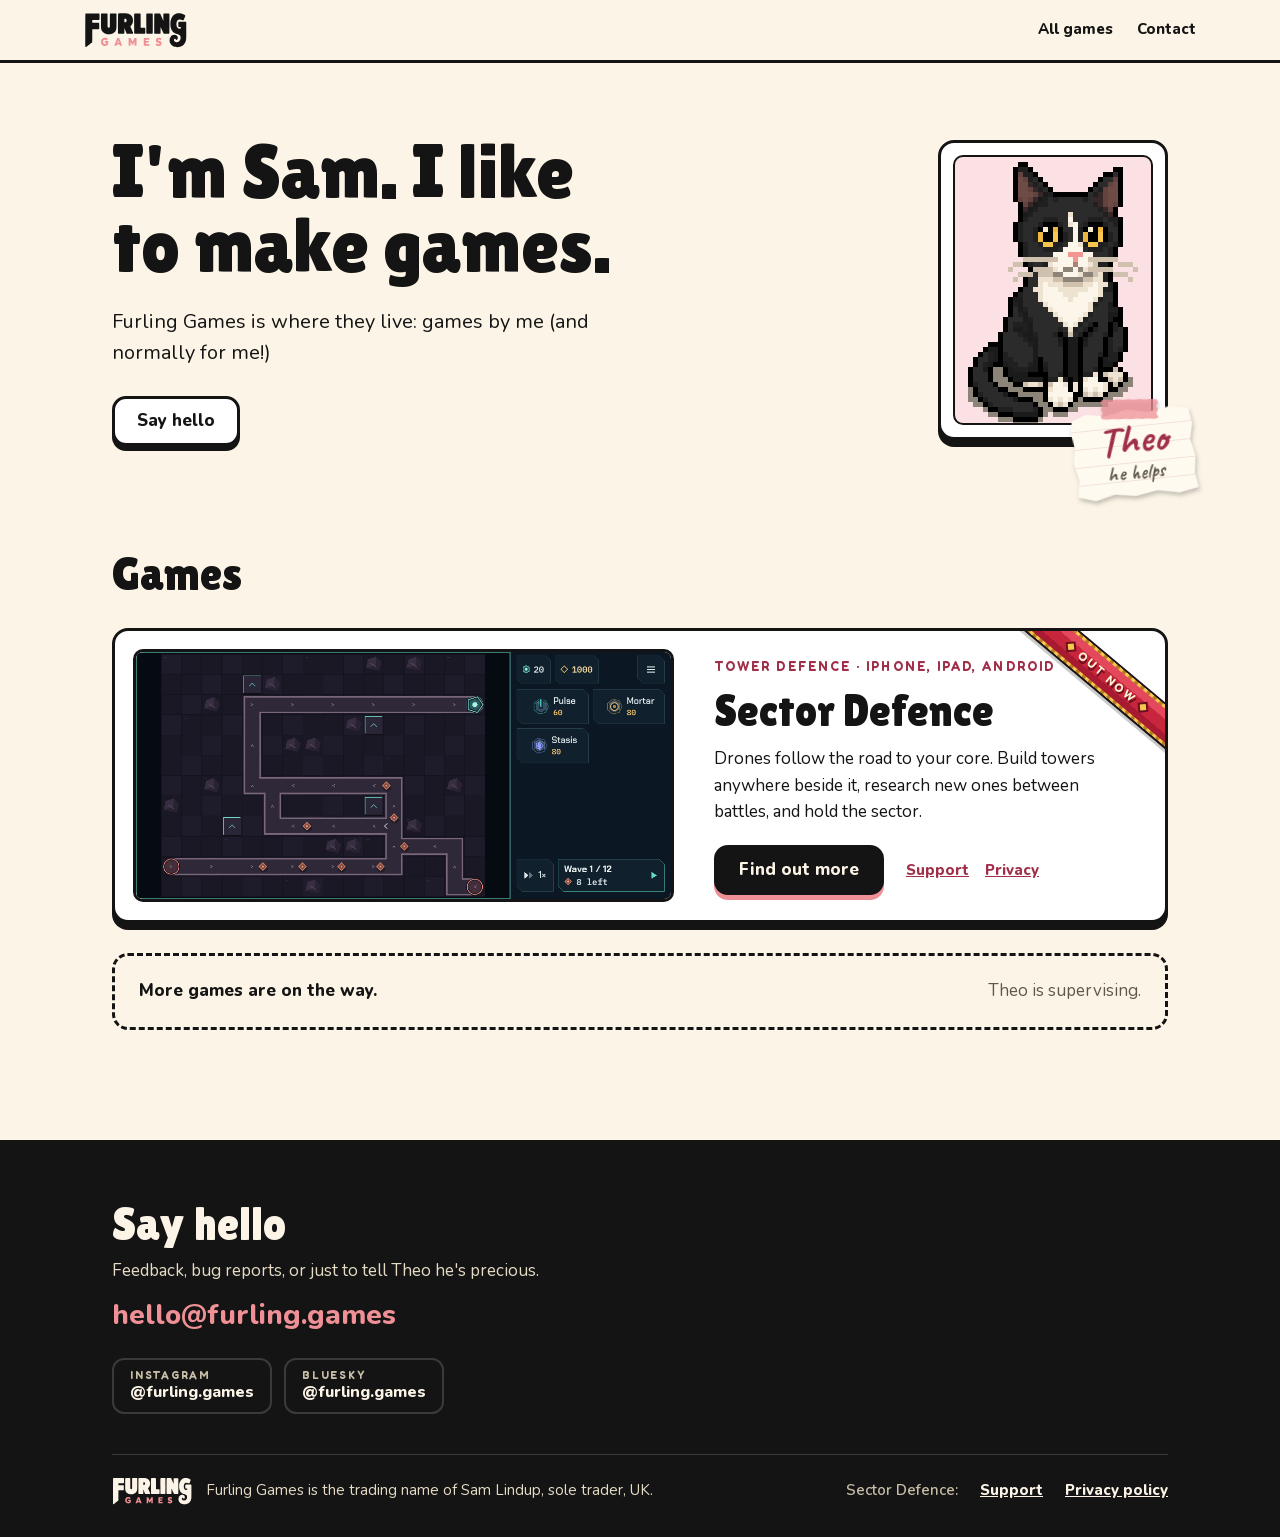
<file: index.html>
<!doctype html>
<html lang="en-GB">
<head>
<meta charset="utf-8">
<meta name="viewport" content="width=device-width, initial-scale=1">
<title>Furling Games</title>
<meta name="description" content="Furling Games is where Sam's games live, starting with Sector Defence, a tower defence game for iPhone, iPad and Android.">
<meta property="og:title" content="Furling Games">
<meta property="og:description" content="Games by Sam, starting with Sector Defence.">
<link rel="icon" href="favicon.png">
<link rel="apple-touch-icon" href="assets/img/apple-touch-icon.png">
<link rel="stylesheet" href="assets/css/fonts.css">
<link rel="stylesheet" href="assets/css/home.css">
</head>
<!-- class="launched": the Sector Defence sash says "Out now" instead of "Coming soon". -->
<body class="launched">
<header class="bar">
  <div class="bar-in">
    <a href="./" aria-label="Furling Games home" aria-current="page"><img src="assets/brand/furling-wordmark.svg" alt="Furling Games"></a>
    <nav aria-label="Main"><a href="#games">All games</a><a href="#hello">Contact</a></nav>
  </div>
</header>

<main class="wrap">
  <section class="hero">
    <div class="hero-t">
      <h1 class="h">I'm Sam. I like to make games.</h1>
      <p class="lead">Furling Games is where they live: games by me (and normally for me!)</p>
      <div class="btns">
        <a class="bt" href="#hello">Say hello</a>
      </div>
    </div>
    <figure class="bx portrait">
      <div class="portrait-in">
        <img src="assets/img/theo.png" alt="Theo, a black and white tuxedo cat, drawn in pixel art" width="170" height="265">
      </div>
      <figcaption class="tag"><span class="hand">Theo<small>he helps</small></span></figcaption>
    </figure>
  </section>

  <section class="games" id="games">
    <h2 class="h sec-h">Games</h2>

    <article class="bx feat">
      <div class="sash if-out" aria-hidden="true"><b><i></i>Out now<i></i></b></div>
      <div class="sash soon if-soon" aria-hidden="true"><b>Coming soon</b></div>
      <a class="shot" href="sector-defence/" aria-label="Sector Defence"><img src="assets/img/sector-defence/battle-landscape.png" alt="A Sector Defence battle: drones following a winding road towards the core, with towers placed beside it" width="1040" height="480"></a>
      <div class="feat-t">
        <span class="lab">Tower defence · iPhone, iPad, Android</span>
        <h3 class="h feat-name">Sector Defence</h3>
        <p>Drones follow the road to your core. Build towers anywhere beside it, research new ones between battles, and hold the sector.</p>
        <div class="feat-links">
          <a class="bt bt-p" href="sector-defence/">Find out more</a>
          <span><a href="sector-defence/support/">Support</a><a href="sector-defence/privacy/">Privacy</a></span>
        </div>
      </div>
    </article>

    <div class="more">
      <b>More games are on the way.</b>
      <span>Theo is supervising.</span>
    </div>
  </section>
</main>

<footer class="ft" id="hello">
  <div class="wrap ft-in">
    <div class="hello">
      <h2 class="h sec-h">Say hello</h2>
      <p>Feedback, bug reports, or just to tell Theo he's precious.</p>
      <a class="mail" href="mailto:hello@furling.games">hello@furling.games</a>
      <nav class="socials" aria-label="Social">
        <a class="soc" href="https://www.instagram.com/furling.games/"><span class="lab">Instagram</span><b>@furling.games</b></a>
        <a class="soc" href="https://bsky.app/profile/furling.games"><span class="lab">Bluesky</span><b>@furling.games</b></a>
      </nav>
    </div>
    <div class="legal">
      <span class="legal-name"><span class="legal-mark"><img src="assets/brand/furling-wordmark-on-dark.svg" alt="Furling Games"></span>Furling Games is the trading name of Sam Lindup, sole trader, UK.</span>
      <nav aria-label="Sector Defence">
        <span>Sector Defence:</span>
        <a href="sector-defence/support/">Support</a>
        <a href="sector-defence/privacy/">Privacy policy</a>
      </nav>
    </div>
  </div>
</footer>
</body>
</html>
</file>
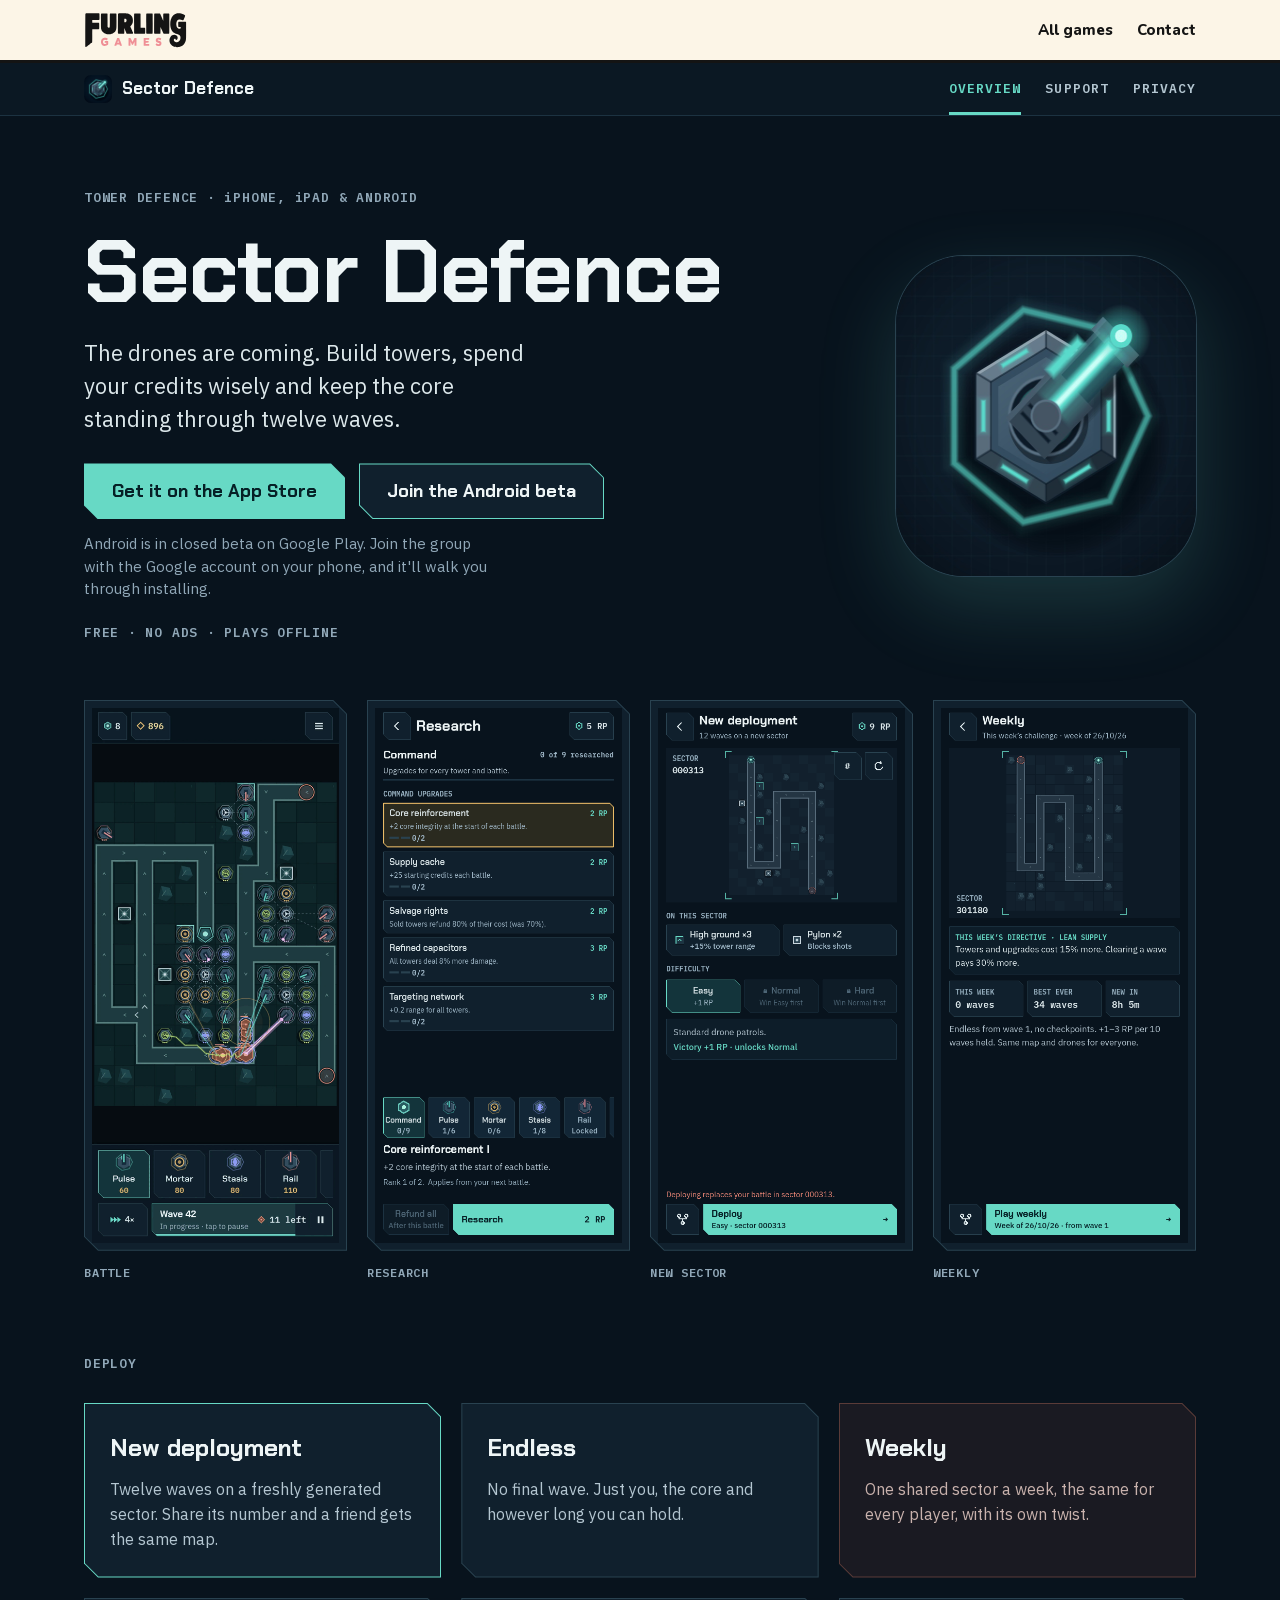
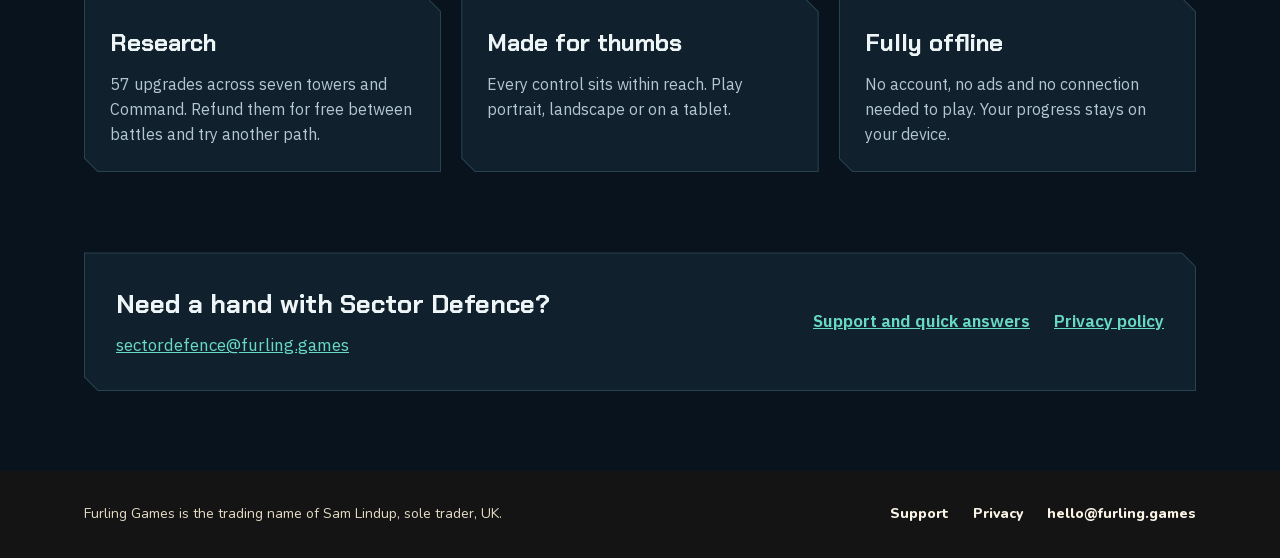
<file: sector-defence/index.html>
<!doctype html>
<html lang="en-GB">
<head>
<meta charset="utf-8">
<meta name="viewport" content="width=device-width, initial-scale=1">
<title>Sector Defence · Furling Games</title>
<meta name="description" content="Sector Defence is a tower defence game for iPhone, iPad and Android. Free, with no ads, no in-app purchases, and it plays fully offline.">
<meta property="og:title" content="Sector Defence">
<meta property="og:description" content="The drones are coming. Build towers, spend your credits wisely and keep the core standing through twelve waves.">
<link rel="icon" href="../favicon.png">
<link rel="apple-touch-icon" href="../assets/img/apple-touch-icon.png">
<link rel="stylesheet" href="../assets/css/fonts.css">
<link rel="stylesheet" href="../assets/css/sector-defence.css">
</head>
<!-- class="launched": the App Store button links to the store instead of saying "Coming soon". -->
<body class="launched">
<div class="bar">
  <div class="in">
    <a href="../" aria-label="Furling Games home"><img src="../assets/brand/furling-wordmark.svg" alt="Furling Games"></a>
    <nav aria-label="Main"><a href="../#games">All games</a><a href="../#hello">Contact</a></nav>
  </div>
</div>

<div class="sub">
  <div class="in">
    <span class="cp sub-name"><a class="sub-home" href="../" aria-label="Furling Games home"><span class="mark"><img class="on-light" src="../assets/brand/furling-wordmark.svg" alt=""><img class="on-dark" src="../assets/brand/furling-wordmark-on-dark.svg" alt=""></span></a><img src="../assets/img/sector-defence/icon-64.png" alt="">Sector Defence</span>
    <nav aria-label="Sector Defence">
      <a href="./" aria-current="page">Overview</a>
      <a href="support/">Support</a>
      <a href="privacy/">Privacy</a>
    </nav>
  </div>
</div>

<main>
  <section class="in hero">
    <div class="hero-t">
      <p class="mono kicker">TOWER DEFENCE · iPHONE, iPAD &amp; ANDROID</p>
      <h1 class="cp">Sector Defence</h1>
      <p class="lead">The drones are coming. Build towers, spend your credits wisely and keep the core standing through twelve waves.</p>
      <div class="stores">
        <a class="ch btn btn-p if-out" href="https://apps.apple.com/app/sector-defence/id6829883284">Get it on the App Store</a>
        <span class="ch btn btn-off if-soon">Coming soon to the App Store</span>
        <!-- Android is in closed beta: the group's welcome message walks testers through the Play opt-in. Swap for the Play Store URL when it goes public. -->
        <a class="ch btn btn-s" href="https://groups.google.com/g/sector-defence-beta">Join the Android beta</a>
      </div>
      <p class="stores-note">Android is in closed beta on Google Play. Join the group with the Google account on your phone, and it'll walk you through installing.</p>
      <p class="mono kicker">FREE · NO ADS · PLAYS OFFLINE</p>
    </div>
    <div class="hero-art">
      <img class="hero-icon" src="../assets/img/sector-defence/icon-640.jpg" alt="Sector Defence app icon: a hexagonal turret glowing teal" width="320" height="320">
    </div>
  </section>

  <section class="in" aria-label="Screenshots">
    <div class="shots">
      <figure>
        <div class="ch pn"><img src="../assets/img/sector-defence/battle.png" alt="Wave 42: a winding road lined with Pulse, Mortar, Stasis and Rail towers, their beams converging on a cluster of drones" width="480" height="1040" loading="lazy"></div>
        <figcaption class="mono">BATTLE</figcaption>
      </figure>
      <figure>
        <div class="ch pn"><img src="../assets/img/sector-defence/research.png" alt="The Research screen: Command upgrades such as Core reinforcement and Supply cache, with tower tabs along the bottom" width="480" height="1040" loading="lazy"></div>
        <figcaption class="mono">RESEARCH</figcaption>
      </figure>
      <figure>
        <div class="ch pn"><img src="../assets/img/sector-defence/new-sector.png" alt="New deployment: a sector map preview, its terrain, and the Easy, Normal and Hard choices" width="480" height="1040" loading="lazy"></div>
        <figcaption class="mono">NEW SECTOR</figcaption>
      </figure>
      <figure>
        <div class="ch pn"><img src="../assets/img/sector-defence/weekly.png" alt="The Weekly screen: this week's sector, its Lean supply directive, and your best run" width="480" height="1040" loading="lazy"></div>
        <figcaption class="mono">WEEKLY</figcaption>
      </figure>
    </div>
  </section>

  <section class="in block">
    <h2 class="mono kicker">DEPLOY</h2>
    <div class="cards">
      <div class="ch pn card lead-card">
        <h3 class="cp">New deployment</h3>
        <p>Twelve waves on a freshly generated sector. Share its number and a friend gets the same map.</p>
      </div>
      <div class="ch pn card">
        <h3 class="cp">Endless</h3>
        <p>No final wave. Just you, the core and however long you can hold.</p>
      </div>
      <div class="ch card weekly">
        <h3 class="cp">Weekly</h3>
        <p>One shared sector a week, the same for every player, with its own twist.</p>
      </div>
      <div class="ch pn card">
        <h3 class="cp">Research</h3>
        <p>57 upgrades across seven towers and Command. Refund them for free between battles and try another path.</p>
      </div>
      <div class="ch pn card">
        <h3 class="cp">Made for thumbs</h3>
        <p>Every control sits within reach. Play portrait, landscape or on a tablet.</p>
      </div>
      <div class="ch pn card">
        <h3 class="cp">Fully offline</h3>
        <p>No account, no ads and no connection needed to play. Your progress stays on your device.</p>
      </div>
    </div>
  </section>

  <section class="in block">
    <div class="ch pn help">
      <div>
        <h2 class="cp">Need a hand with Sector Defence?</h2>
        <a href="mailto:sectordefence@furling.games">sectordefence@furling.games</a>
      </div>
      <nav aria-label="Help"><a href="support/">Support and quick answers</a><a href="privacy/">Privacy policy</a></nav>
    </div>
  </section>
</main>

<footer class="ft">
  <div class="in">
    <span>Furling Games is the trading name of Sam Lindup, sole trader, UK.</span>
    <nav aria-label="Footer"><a href="support/">Support</a><a href="privacy/">Privacy</a><a href="mailto:hello@furling.games">hello@furling.games</a></nav>
  </div>
</footer>
<script src="../assets/js/game-bar.js"></script>
</body>
</html>
</file>
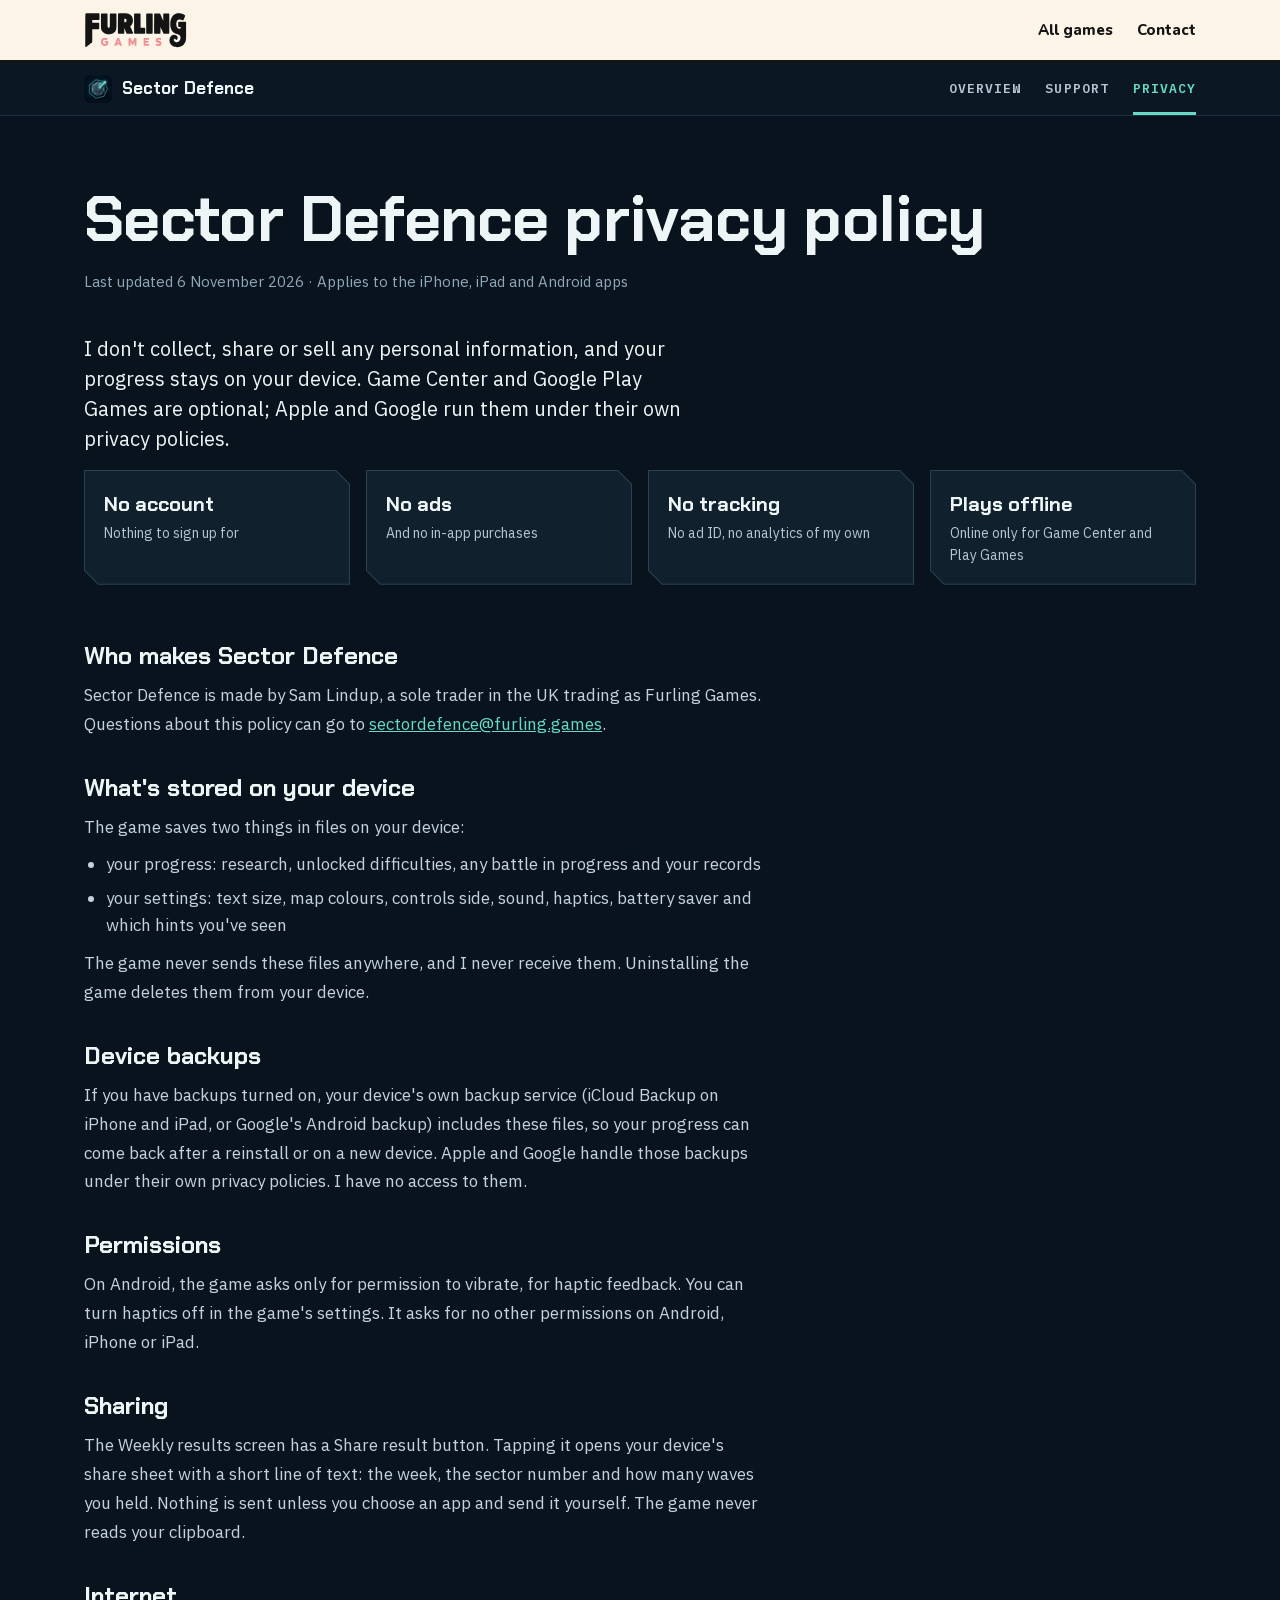
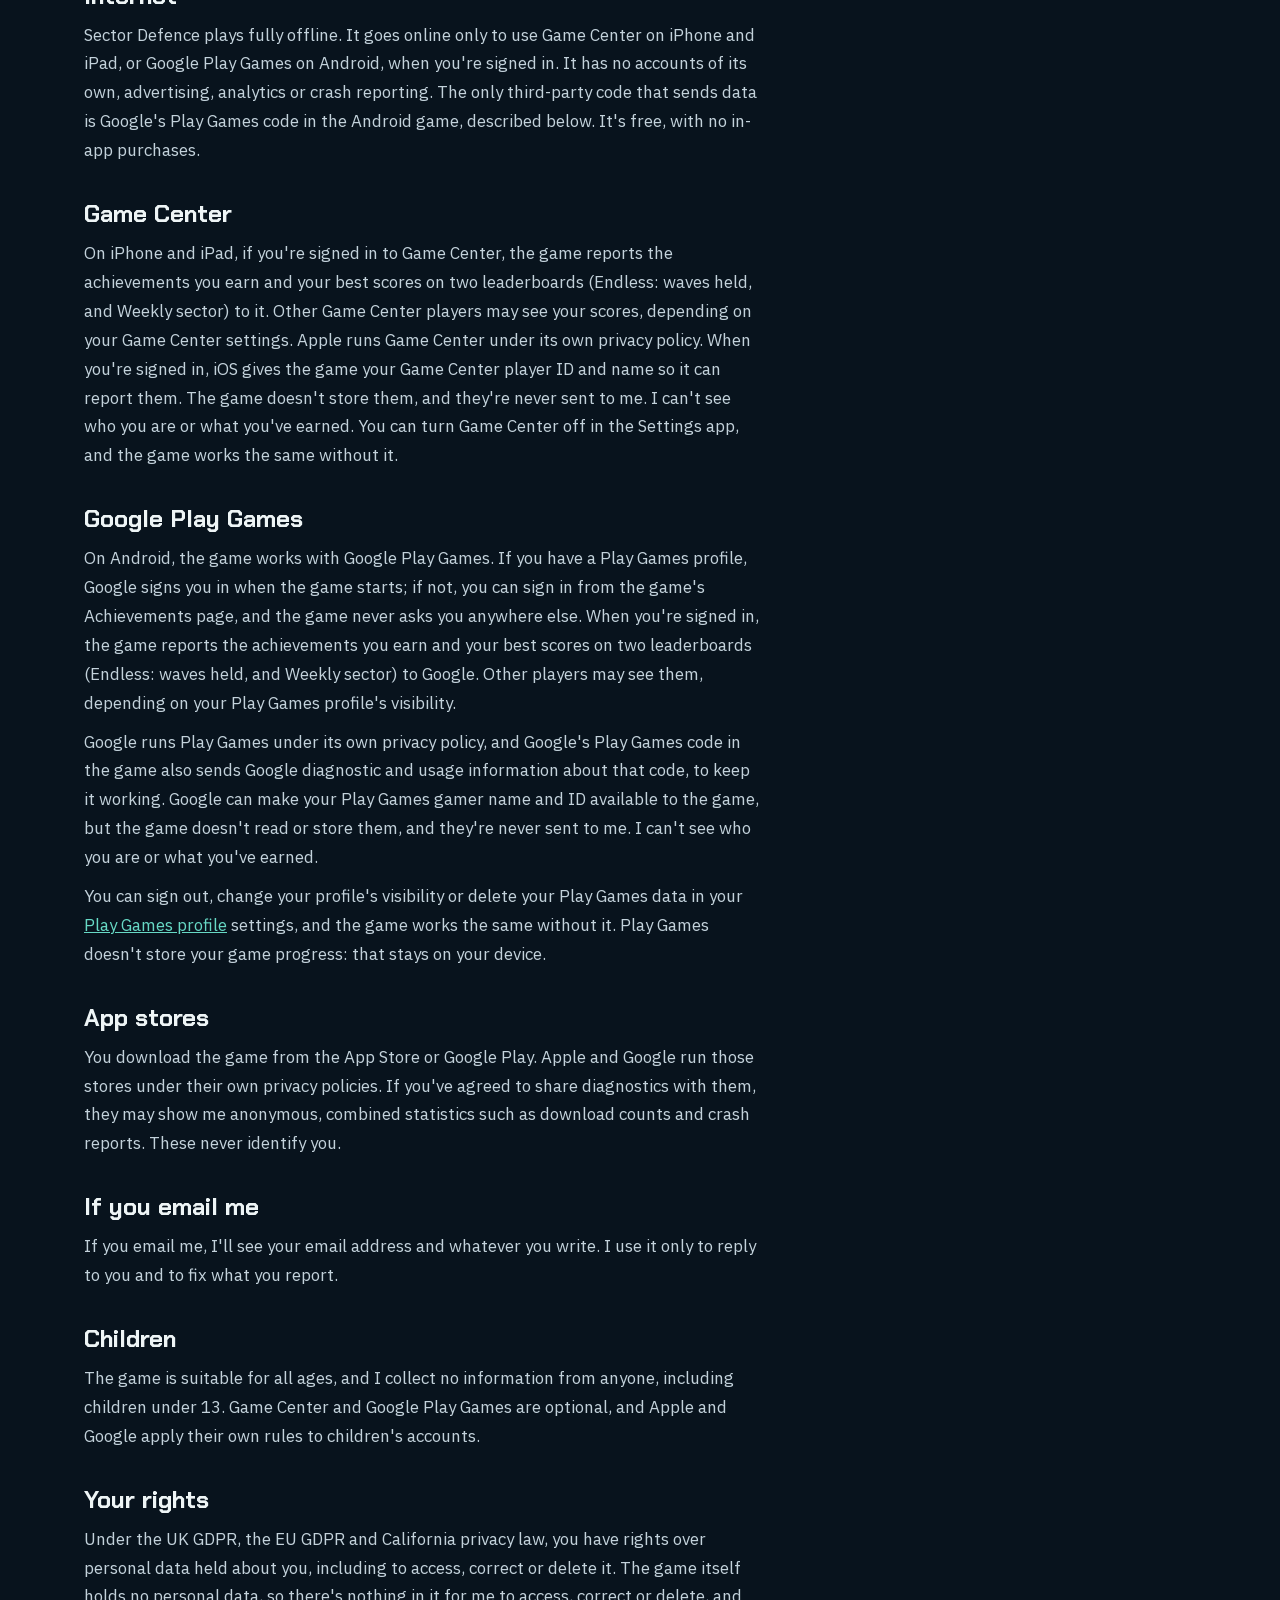
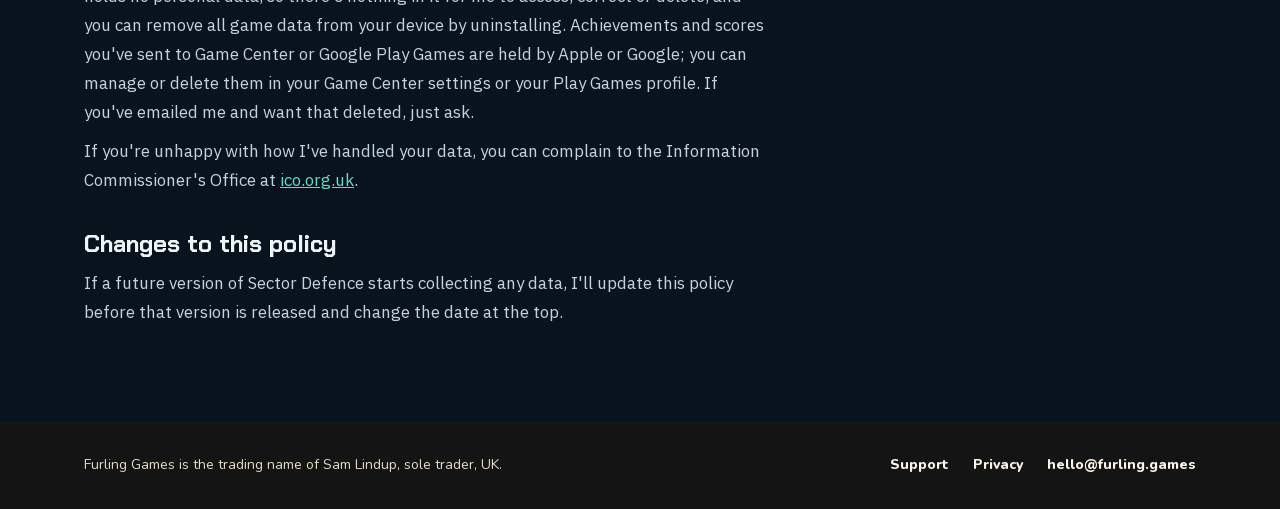
<file: sector-defence/privacy/index.html>
<!doctype html>
<html lang="en-GB">
<head>
<meta charset="utf-8">
<meta name="viewport" content="width=device-width, initial-scale=1">
<title>Sector Defence privacy policy · Furling Games</title>
<meta name="description" content="I don't collect, share or sell any personal information, and your progress stays on your device. Game Center and Google Play Games are optional; Apple and Google run them under their own privacy policies.">
<link rel="icon" href="../../favicon.png">
<link rel="apple-touch-icon" href="../../assets/img/apple-touch-icon.png">
<link rel="stylesheet" href="../../assets/css/fonts.css">
<link rel="stylesheet" href="../../assets/css/sector-defence.css">
</head>
<body>
<div class="bar">
  <div class="in">
    <a href="../../" aria-label="Furling Games home"><img src="../../assets/brand/furling-wordmark.svg" alt="Furling Games"></a>
    <nav aria-label="Main"><a href="../../#games">All games</a><a href="../../#hello">Contact</a></nav>
  </div>
</div>

<div class="sub">
  <div class="in">
    <span class="cp sub-name"><a class="sub-home" href="../../" aria-label="Furling Games home"><span class="mark"><img class="on-light" src="../../assets/brand/furling-wordmark.svg" alt=""><img class="on-dark" src="../../assets/brand/furling-wordmark-on-dark.svg" alt=""></span></a><img src="../../assets/img/sector-defence/icon-64.png" alt="">Sector Defence</span>
    <nav aria-label="Sector Defence">
      <a href="../">Overview</a>
      <a href="../support/">Support</a>
      <a href="./" aria-current="page">Privacy</a>
    </nav>
  </div>
</div>

<main>
  <section class="in policy-hero">
    <h1 class="cp">Sector Defence privacy policy</h1>
    <span class="meta">Last updated 6 November 2026 · Applies to the iPhone, iPad and Android apps</span>
  </section>

  <section class="in glance" aria-label="At a glance">
    <p>I don't collect, share or sell any personal information, and your progress stays on your device. Game Center and Google Play Games are optional; Apple and Google run them under their own privacy policies.</p>
    <div class="glance-grid">
      <div class="ch pn gl"><b>No account</b><span>Nothing to sign up for</span></div>
      <div class="ch pn gl"><b>No ads</b><span>And no in-app purchases</span></div>
      <div class="ch pn gl"><b>No tracking</b><span>No ad ID, no analytics of my own</span></div>
      <div class="ch pn gl"><b>Plays offline</b><span>Online only for Game Center and Play Games</span></div>
    </div>
  </section>

  <div class="in">
    <div class="prose">
      <section>
        <h2>Who makes Sector Defence</h2>
        <p>Sector Defence is made by Sam Lindup, a sole trader in the UK trading as Furling Games. Questions about this policy can go to <a href="mailto:sectordefence@furling.games">sectordefence@furling.games</a>.</p>
      </section>

      <section>
        <h2>What's stored on your device</h2>
        <p>The game saves two things in files on your device:</p>
        <ul>
          <li>your progress: research, unlocked difficulties, any battle in progress and your records</li>
          <li>your settings: text size, map colours, controls side, sound, haptics, battery saver and which hints you've seen</li>
        </ul>
        <p>The game never sends these files anywhere, and I never receive them. Uninstalling the game deletes them from your device.</p>
      </section>

      <section>
        <h2>Device backups</h2>
        <p>If you have backups turned on, your device's own backup service (iCloud Backup on iPhone and iPad, or Google's Android backup) includes these files, so your progress can come back after a reinstall or on a new device. Apple and Google handle those backups under their own privacy policies. I have no access to them.</p>
      </section>

      <section>
        <h2>Permissions</h2>
        <p>On Android, the game asks only for permission to vibrate, for haptic feedback. You can turn haptics off in the game's settings. It asks for no other permissions on Android, iPhone or iPad.</p>
      </section>

      <section>
        <h2>Sharing</h2>
        <p>The Weekly results screen has a Share result button. Tapping it opens your device's share sheet with a short line of text: the week, the sector number and how many waves you held. Nothing is sent unless you choose an app and send it yourself. The game never reads your clipboard.</p>
      </section>

      <section>
        <h2>Internet</h2>
        <p>Sector Defence plays fully offline. It goes online only to use Game Center on iPhone and iPad, or Google Play Games on Android, when you're signed in. It has no accounts of its own, advertising, analytics or crash reporting. The only third-party code that sends data is Google's Play Games code in the Android game, described below. It's free, with no in-app purchases.</p>
      </section>

      <section>
        <h2>Game Center</h2>
        <p>On iPhone and iPad, if you're signed in to Game Center, the game reports the achievements you earn and your best scores on two leaderboards (Endless: waves held, and Weekly sector) to it. Other Game Center players may see your scores, depending on your Game Center settings. Apple runs Game Center under its own privacy policy. When you're signed in, iOS gives the game your Game Center player ID and name so it can report them. The game doesn't store them, and they're never sent to me. I can't see who you are or what you've earned. You can turn Game Center off in the Settings app, and the game works the same without it.</p>
      </section>

      <section>
        <h2>Google Play Games</h2>
        <p>On Android, the game works with Google Play Games. If you have a Play Games profile, Google signs you in when the game starts; if not, you can sign in from the game's Achievements page, and the game never asks you anywhere else. When you're signed in, the game reports the achievements you earn and your best scores on two leaderboards (Endless: waves held, and Weekly sector) to Google. Other players may see them, depending on your Play Games profile's visibility.</p>
        <p>Google runs Play Games under its own privacy policy, and Google's Play Games code in the game also sends Google diagnostic and usage information about that code, to keep it working. Google can make your Play Games gamer name and ID available to the game, but the game doesn't read or store them, and they're never sent to me. I can't see who you are or what you've earned.</p>
        <p>You can sign out, change your profile's visibility or delete your Play Games data in your <a href="https://play.google.com/games/profile">Play Games profile</a> settings, and the game works the same without it. Play Games doesn't store your game progress: that stays on your device.</p>
      </section>

      <section>
        <h2>App stores</h2>
        <p>You download the game from the App Store or Google Play. Apple and Google run those stores under their own privacy policies. If you've agreed to share diagnostics with them, they may show me anonymous, combined statistics such as download counts and crash reports. These never identify you.</p>
      </section>

      <section>
        <h2>If you email me</h2>
        <p>If you email me, I'll see your email address and whatever you write. I use it only to reply to you and to fix what you report.</p>
      </section>

      <section>
        <h2>Children</h2>
        <p>The game is suitable for all ages, and I collect no information from anyone, including children under 13. Game Center and Google Play Games are optional, and Apple and Google apply their own rules to children's accounts.</p>
      </section>

      <section>
        <h2>Your rights</h2>
        <p>Under the UK GDPR, the EU GDPR and California privacy law, you have rights over personal data held about you, including to access, correct or delete it. The game itself holds no personal data, so there's nothing in it for me to access, correct or delete, and you can remove all game data from your device by uninstalling. Achievements and scores you've sent to Game Center or Google Play Games are held by Apple or Google; you can manage or delete them in your Game Center settings or your Play Games profile. If you've emailed me and want that deleted, just ask.</p>
        <p>If you're unhappy with how I've handled your data, you can complain to the Information Commissioner's Office at <a href="https://ico.org.uk">ico.org.uk</a>.</p>
      </section>

      <section>
        <h2>Changes to this policy</h2>
        <p>If a future version of Sector Defence starts collecting any data, I'll update this policy before that version is released and change the date at the top.</p>
      </section>
    </div>
  </div>
</main>

<footer class="ft">
  <div class="in">
    <span>Furling Games is the trading name of Sam Lindup, sole trader, UK.</span>
    <nav aria-label="Footer"><a href="../support/">Support</a><a href="./" aria-current="page">Privacy</a><a href="mailto:hello@furling.games">hello@furling.games</a></nav>
  </div>
</footer>
<script src="../../assets/js/game-bar.js"></script>
</body>
</html>
</file>
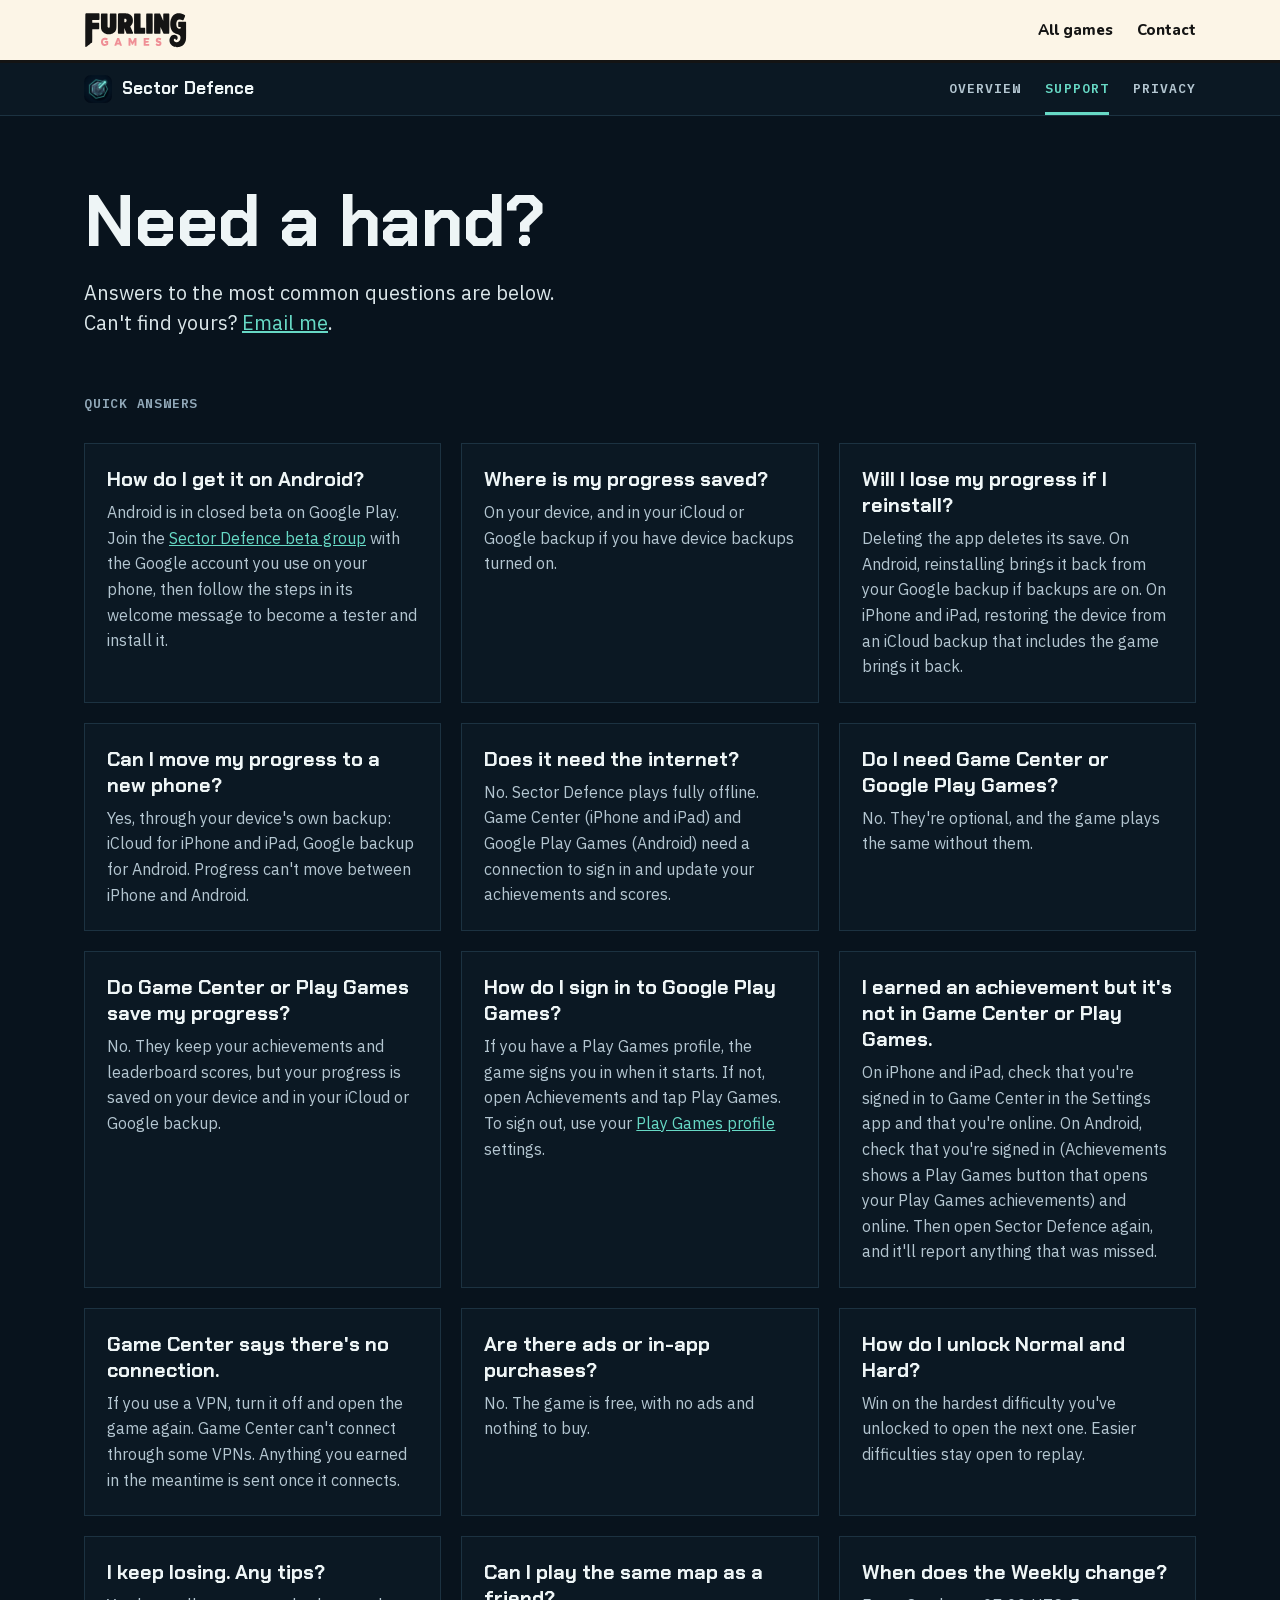
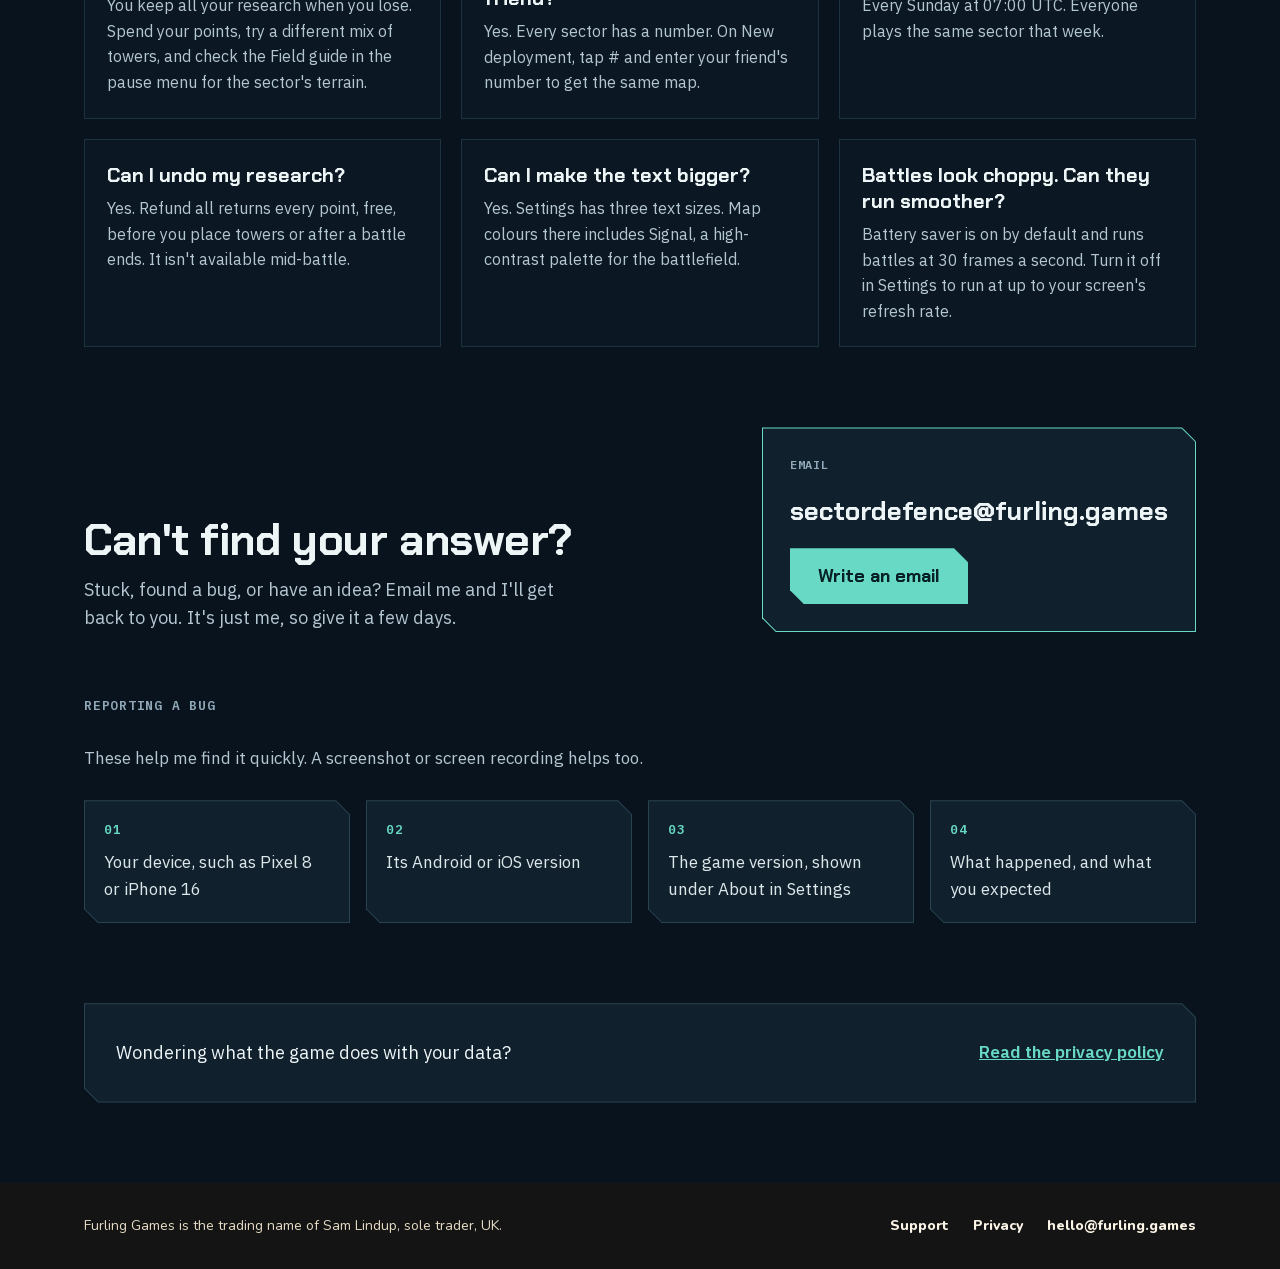
<file: sector-defence/support/index.html>
<!doctype html>
<html lang="en-GB">
<head>
<meta charset="utf-8">
<meta name="viewport" content="width=device-width, initial-scale=1">
<title>Sector Defence support · Furling Games</title>
<meta name="description" content="Help with Sector Defence: how to report a bug, and answers about saves, backups, difficulties and the Weekly.">
<link rel="icon" href="../../favicon.png">
<link rel="apple-touch-icon" href="../../assets/img/apple-touch-icon.png">
<link rel="stylesheet" href="../../assets/css/fonts.css">
<link rel="stylesheet" href="../../assets/css/sector-defence.css">
</head>
<body>
<div class="bar">
  <div class="in">
    <a href="../../" aria-label="Furling Games home"><img src="../../assets/brand/furling-wordmark.svg" alt="Furling Games"></a>
    <nav aria-label="Main"><a href="../../#games">All games</a><a href="../../#hello">Contact</a></nav>
  </div>
</div>

<div class="sub">
  <div class="in">
    <span class="cp sub-name"><a class="sub-home" href="../../" aria-label="Furling Games home"><span class="mark"><img class="on-light" src="../../assets/brand/furling-wordmark.svg" alt=""><img class="on-dark" src="../../assets/brand/furling-wordmark-on-dark.svg" alt=""></span></a><img src="../../assets/img/sector-defence/icon-64.png" alt="">Sector Defence</span>
    <nav aria-label="Sector Defence">
      <a href="../">Overview</a>
      <a href="./" aria-current="page">Support</a>
      <a href="../privacy/">Privacy</a>
    </nav>
  </div>
</div>

<main>
  <section class="in page-hero">
    <div class="hero-t">
      <h1 class="cp">Need a hand?</h1>
      <p class="lead">Answers to the most common questions are below. Can't find yours? <a href="#email">Email me</a>.</p>
    </div>
  </section>

  <section class="in block">
    <h2 class="mono kicker">QUICK ANSWERS</h2>
    <div class="qas">
      <div class="qa"><h3>How do I get it on Android?</h3><p>Android is in closed beta on Google Play. Join the <a href="https://groups.google.com/g/sector-defence-beta">Sector Defence beta group</a> with the Google account you use on your phone, then follow the steps in its welcome message to become a tester and install it.</p></div>
      <div class="qa"><h3>Where is my progress saved?</h3><p>On your device, and in your iCloud or Google backup if you have device backups turned on.</p></div>
      <div class="qa"><h3>Will I lose my progress if I reinstall?</h3><p>Deleting the app deletes its save. On Android, reinstalling brings it back from your Google backup if backups are on. On iPhone and iPad, restoring the device from an iCloud backup that includes the game brings it back.</p></div>
      <div class="qa"><h3>Can I move my progress to a new phone?</h3><p>Yes, through your device's own backup: iCloud for iPhone and iPad, Google backup for Android. Progress can't move between iPhone and Android.</p></div>
      <div class="qa"><h3>Does it need the internet?</h3><p>No. Sector Defence plays fully offline. Game Center (iPhone and iPad) and Google Play Games (Android) need a connection to sign in and update your achievements and scores.</p></div>
      <div class="qa"><h3>Do I need Game Center or Google Play Games?</h3><p>No. They're optional, and the game plays the same without them.</p></div>
      <div class="qa"><h3>Do Game Center or Play Games save my progress?</h3><p>No. They keep your achievements and leaderboard scores, but your progress is saved on your device and in your iCloud or Google backup.</p></div>
      <div class="qa"><h3>How do I sign in to Google Play Games?</h3><p>If you have a Play Games profile, the game signs you in when it starts. If not, open Achievements and tap Play Games. To sign out, use your <a href="https://play.google.com/games/profile">Play Games profile</a> settings.</p></div>
      <div class="qa"><h3>I earned an achievement but it's not in Game Center or Play Games.</h3><p>On iPhone and iPad, check that you're signed in to Game Center in the Settings app and that you're online. On Android, check that you're signed in (Achievements shows a Play Games button that opens your Play Games achievements) and online. Then open Sector Defence again, and it'll report anything that was missed.</p></div>
      <div class="qa"><h3>Game Center says there's no connection.</h3><p>If you use a VPN, turn it off and open the game again. Game Center can't connect through some VPNs. Anything you earned in the meantime is sent once it connects.</p></div>
      <div class="qa"><h3>Are there ads or in-app purchases?</h3><p>No. The game is free, with no ads and nothing to buy.</p></div>
      <div class="qa"><h3>How do I unlock Normal and Hard?</h3><p>Win on the hardest difficulty you've unlocked to open the next one. Easier difficulties stay open to replay.</p></div>
      <div class="qa"><h3>I keep losing. Any tips?</h3><p>You keep all your research when you lose. Spend your points, try a different mix of towers, and check the Field guide in the pause menu for the sector's terrain.</p></div>
      <div class="qa"><h3>Can I play the same map as a friend?</h3><p>Yes. Every sector has a number. On New deployment, tap # and enter your friend's number to get the same map.</p></div>
      <div class="qa"><h3>When does the Weekly change?</h3><p>Every Sunday at 07:00 UTC. Everyone plays the same sector that week.</p></div>
      <div class="qa"><h3>Can I undo my research?</h3><p>Yes. Refund all returns every point, free, before you place towers or after a battle ends. It isn't available mid-battle.</p></div>
      <div class="qa"><h3>Can I make the text bigger?</h3><p>Yes. Settings has three text sizes. Map colours there includes Signal, a high-contrast palette for the battlefield.</p></div>
      <div class="qa"><h3>Battles look choppy. Can they run smoother?</h3><p>Battery saver is on by default and runs battles at 30 frames a second. Turn it off in Settings to run at up to your screen's refresh rate.</p></div>
    </div>
  </section>

  <section class="in block contact" id="email">
    <div class="contact-t">
      <h2 class="cp">Can't find your answer?</h2>
      <p>Stuck, found a bug, or have an idea? Email me and I'll get back to you. It's just me, so give it a few days.</p>
    </div>
    <div class="ch pn email-box">
      <span class="mono" style="font-size: 12px; color: #91a8b8">EMAIL</span>
      <a class="cp mail" href="mailto:sectordefence@furling.games">sectordefence@furling.games</a>
      <a class="ch btn btn-p" href="mailto:sectordefence@furling.games">Write an email</a>
    </div>
  </section>

  <section class="in block">
    <h2 class="mono kicker">REPORTING A BUG</h2>
    <p style="margin: 0; color: #b4c6d1">These help me find it quickly. A screenshot or screen recording helps too.</p>
    <ol class="steps">
      <li class="ch pn"><span class="mono">01</span><span>Your device, such as Pixel 8 or iPhone 16</span></li>
      <li class="ch pn"><span class="mono">02</span><span>Its Android or iOS version</span></li>
      <li class="ch pn"><span class="mono">03</span><span>The game version, shown under About in Settings</span></li>
      <li class="ch pn"><span class="mono">04</span><span>What happened, and what you expected</span></li>
    </ol>
  </section>

  <section class="in block">
    <div class="ch pn note">
      <span>Wondering what the game does with your data?</span>
      <a href="../privacy/">Read the privacy policy</a>
    </div>
  </section>
</main>

<footer class="ft">
  <div class="in">
    <span>Furling Games is the trading name of Sam Lindup, sole trader, UK.</span>
    <nav aria-label="Footer"><a href="./" aria-current="page">Support</a><a href="../privacy/">Privacy</a><a href="mailto:hello@furling.games">hello@furling.games</a></nav>
  </div>
</footer>
<script src="../../assets/js/game-bar.js"></script>
</body>
</html>
</file>
<file: assets/css/fonts.css>
/* Self-hosted Google Fonts (SIL Open Font License 1.1), latin subset. */
@font-face{font-family:'Lilita One';font-style:normal;font-weight:400;font-display:swap;src:url(../fonts/lilita-one-400.woff2) format('woff2');unicode-range:U+0000-00FF, U+0131, U+0152-0153, U+02BB-02BC, U+02C6, U+02DA, U+02DC, U+0304, U+0308, U+0329, U+2000-206F, U+20AC, U+2122, U+2191, U+2193, U+2212, U+2215, U+FEFF, U+FFFD}
@font-face{font-family:'Fredoka';font-style:normal;font-weight:600;font-display:swap;src:url(../fonts/fredoka-600.woff2) format('woff2');unicode-range:U+0000-00FF, U+0131, U+0152-0153, U+02BB-02BC, U+02C6, U+02DA, U+02DC, U+0304, U+0308, U+0329, U+2000-206F, U+20AC, U+2122, U+2191, U+2193, U+2212, U+2215, U+FEFF, U+FFFD}
@font-face{font-family:'Nunito';font-style:normal;font-weight:400 800;font-display:swap;src:url(../fonts/nunito.woff2) format('woff2');unicode-range:U+0000-00FF, U+0131, U+0152-0153, U+02BB-02BC, U+02C6, U+02DA, U+02DC, U+0304, U+0308, U+0329, U+2000-206F, U+20AC, U+2122, U+2191, U+2193, U+2212, U+2215, U+FEFF, U+FFFD}
@font-face{font-family:'Caveat';font-style:normal;font-weight:700;font-display:swap;src:url(../fonts/caveat-700.woff2) format('woff2');unicode-range:U+0000-00FF, U+0131, U+0152-0153, U+02BB-02BC, U+02C6, U+02DA, U+02DC, U+0304, U+0308, U+0329, U+2000-206F, U+20AC, U+2122, U+2191, U+2193, U+2212, U+2215, U+FEFF, U+FFFD}
@font-face{font-family:'Chakra Petch';font-style:normal;font-weight:700;font-display:swap;src:url(../fonts/chakra-petch-700.woff2) format('woff2');unicode-range:U+0000-00FF, U+0131, U+0152-0153, U+02BB-02BC, U+02C6, U+02DA, U+02DC, U+0304, U+0308, U+0329, U+2000-206F, U+20AC, U+2122, U+2191, U+2193, U+2212, U+2215, U+FEFF, U+FFFD}
@font-face{font-family:'IBM Plex Sans';font-style:normal;font-weight:400 600;font-display:swap;src:url(../fonts/ibm-plex-sans.woff2) format('woff2');unicode-range:U+0000-00FF, U+0131, U+0152-0153, U+02BB-02BC, U+02C6, U+02DA, U+02DC, U+0304, U+0308, U+0329, U+2000-206F, U+20AC, U+2122, U+2191, U+2193, U+2212, U+2215, U+FEFF, U+FFFD}
@font-face{font-family:'IBM Plex Mono';font-style:normal;font-weight:600;font-display:swap;src:url(../fonts/ibm-plex-mono-600.woff2) format('woff2');unicode-range:U+0000-00FF, U+0131, U+0152-0153, U+02BB-02BC, U+02C6, U+02DA, U+02DC, U+0304, U+0308, U+0329, U+2000-206F, U+20AC, U+2122, U+2191, U+2193, U+2212, U+2215, U+FEFF, U+FFFD}
</file>
<file: assets/css/home.css>
/* Furling Games home: cream ground, keycap boxes, pink accent. */
*,*::before,*::after{box-sizing:border-box}
body{margin:0;background:#fcf5e7;color:#141414;font-family:'Nunito',system-ui,sans-serif;font-size:17px;line-height:1.55}
a{color:#a0304a}a:hover{color:#141414}
img{max-width:100%}
.wrap{max-width:1120px;margin:0 auto;padding:0 32px}
.h{font-family:'Lilita One','Arial Rounded MT Bold',sans-serif;font-weight:400}
.lab{font-family:'Fredoka',sans-serif;font-weight:600;letter-spacing:.16em;text-transform:uppercase;font-size:13px}
.hand{font-family:'Caveat','Comic Sans MS',cursive;font-weight:700;color:#a0304a}
.bx{background:#fff;border:3px solid #141414;border-radius:16px;box-shadow:0 7px 0 #141414}

/* buttons */
.bt{display:inline-flex;align-items:center;gap:10px;min-height:50px;padding:0 22px;border:3px solid #141414;border-radius:14px;box-shadow:0 5px 0 #141414;background:#fff;color:#141414;font-weight:800;font-size:17px;text-decoration:none;white-space:nowrap}
.bt:hover{color:#141414;transform:translateY(2px);box-shadow:0 3px 0 #141414}
.bt-p{background:#141414;color:#fcf5e7;box-shadow:0 5px 0 #ef8f96}
.bt-p:hover{color:#fcf5e7;box-shadow:0 3px 0 #ef8f96}

/* top bar (shared with the game pages) */
.bar{background:#fcf5e7;border-bottom:3px solid #141414}
.bar-in{max-width:1160px;margin:0 auto;padding:8px 24px;display:flex;flex-wrap:wrap;align-items:center;justify-content:space-between;gap:12px}
.bar a{color:#141414;text-decoration:none;font-family:'Nunito',sans-serif;font-weight:800;font-size:15px;min-height:44px;display:flex;align-items:center}
.bar a:hover{color:#a0304a}
.bar img{height:36px;width:auto;display:block}
.bar nav{display:flex;flex-wrap:wrap;gap:24px}

/* hero */
.hero{display:flex;flex-wrap:wrap;align-items:center;gap:48px;padding-top:72px}
.hero-t{flex:999 1 440px;min-width:0;display:flex;flex-direction:column;gap:22px}
.hero h1{margin:0;font-size:76px;line-height:.98;text-wrap:balance}
.lead{margin:0;font-size:20px;line-height:1.55;max-width:42ch}
.btns{display:flex;flex-wrap:wrap;gap:16px;padding-top:6px}
.portrait{flex:0 0 auto;margin:0 auto;padding:12px;position:relative}
.portrait-in{width:200px;height:270px;border-radius:10px;background:#fbe1e3;border:2px solid #141414;display:flex;align-items:flex-end;justify-content:center;overflow:hidden}
.portrait-in img{width:170px;height:auto;display:block;image-rendering:pixelated;margin-bottom:-4px}

/* paper scrap: torn edges via clip-path on the inner span, so the shadow sits on the wrapper */
.tag{position:absolute;bottom:-60px;right:-30px;rotate:-6deg;filter:drop-shadow(1px 3px 2px rgba(20,20,20,.25))}
.tag span{position:relative;display:block;font-size:42px;line-height:1;padding:10px 26px 14px;background:repeating-linear-gradient(transparent 0 17px,rgba(160,48,74,.12) 17px 18px),#fffaf0;
  clip-path:polygon(2% 7%,14% 1%,30% 5%,47% 0,65% 5%,83% 1%,98% 5%,100% 23%,97% 41%,100% 60%,98% 79%,100% 96%,84% 100%,66% 95%,48% 99%,31% 95%,15% 100%,1% 94%,3% 75%,0 56%,2% 37%,0 19%)}
.tag small{display:block;margin-top:2px;font-size:20px;color:#5f574a;text-align:center}
.tag::before{content:"";position:absolute;z-index:1;top:-10px;left:50%;width:58px;height:20px;margin-left:-29px;rotate:5deg;background:rgba(239,143,150,.75);
  clip-path:polygon(3% 0,97% 0,100% 18%,96% 36%,100% 54%,96% 72%,100% 90%,97% 100%,3% 100%,0 86%,4% 68%,0 50%,4% 32%,0 14%)}

/* games */
.games{display:flex;flex-direction:column;gap:30px;padding-top:104px}
.sec-h{margin:0;font-size:46px;line-height:1.05}
.feat{position:relative;overflow:hidden;display:flex;flex-wrap:wrap;align-items:center;gap:32px;padding:18px}
.shot{flex:1 1 420px;min-width:0;border:3px solid #141414;border-radius:10px;overflow:hidden;background:#08131d}
.shot img{display:block;width:100%;height:auto}
.feat-t{flex:1 1 320px;min-width:0;display:flex;flex-direction:column;gap:12px;align-items:flex-start;padding:6px 8px}
.feat-t .lab{color:#a0304a}
.feat-name{margin:0;font-size:44px;line-height:1.05}
.feat-t p{margin:0;max-width:40ch}
.feat-links{display:flex;flex-wrap:wrap;align-items:center;gap:14px 22px;padding-top:8px}
.feat-links span{display:flex;gap:16px;font-weight:800;font-size:15px}
.more{border:3px dashed #141414;border-radius:16px;padding:22px 24px;display:flex;flex-wrap:wrap;align-items:center;justify-content:space-between;gap:10px 24px}
.more b{font-weight:800}
.more span{color:#5f574a}

/* launch switch: add class="launched" to <body> once Sector Defence is in the stores */
body:not(.launched) .if-out{display:none}
body.launched .if-soon{display:none}

/* status sash: red and gold once a game is out, plain white before */
.sash{position:absolute;top:30px;right:-58px;rotate:40deg;z-index:2;pointer-events:none}
.sash b{display:block;position:relative;overflow:hidden;white-space:nowrap;text-align:center;font-family:'Fredoka',sans-serif;font-weight:600;font-size:12px;letter-spacing:.13em;text-transform:uppercase;line-height:12px;padding:10px 58px;
  --b1:#e3485c;--b2:#c8263d;--b3:#a81a31;--tr1:#f6c94c;--tr2:#b57f22;color:#fff4cf;text-shadow:2px 2px 0 #6e0f20;
  background:linear-gradient(90deg,var(--tr1) 0 4px,var(--tr2) 4px 8px) 0 0/8px 3px repeat-x,linear-gradient(90deg,var(--tr2) 0 4px,var(--tr1) 4px 8px) 0 100%/8px 3px repeat-x,linear-gradient(var(--b1) 0 34%,var(--b2) 34% 70%,var(--b3) 70%);
  box-shadow:0 -2px 0 #141414,0 2px 0 #141414,0 5px 0 rgba(20,20,20,.22)}
.sash b i{display:inline-block;width:6px;height:6px;background:#f6c94c;rotate:45deg;margin:0 8px;vertical-align:1px;box-shadow:0 0 0 2px #6e0f20}
.sash.soon b{--b1:#fff;--b2:#fff;--b3:#f1e7d3;--tr1:transparent;--tr2:transparent;color:#141414;text-shadow:none}
.sash.soon b i{display:none}
.sash b::after{content:"";position:absolute;top:0;bottom:0;left:-40px;width:16px;background:rgba(255,255,255,.5);transform:skewX(-20deg)}
@keyframes shine{from{left:-40px}to{left:calc(100% + 40px)}}
.feat:hover .sash b::after{animation:shine .7s ease-out}

/* footer */
.ft{background:#141414;color:#fcf5e7;margin-top:110px}
.ft a{color:#fcf5e7}.ft a:hover{color:#ef8f96}
.ft-in{padding-top:60px;padding-bottom:32px;display:flex;flex-direction:column;gap:40px}
.hello{display:flex;flex-direction:column;gap:10px}
.hello p{margin:0;color:#e6dcc6}
.mail{font-size:28px;font-weight:800;text-decoration:none}
.ft a.mail{color:#ef8f96}
.socials{display:flex;flex-wrap:wrap;gap:12px;padding-top:10px}
.soc{display:inline-flex;flex-direction:column;justify-content:center;min-height:56px;padding:6px 16px;border:2px solid #3a3a3a;border-radius:12px;text-decoration:none;line-height:1.3}
.soc:hover{border-color:#ef8f96}
.soc .lab{font-size:11px;color:#c9bfa9}
.soc b{font-weight:800;font-size:16px}
.legal{display:flex;flex-wrap:wrap;justify-content:space-between;align-items:center;gap:14px 28px;padding-top:22px;border-top:1px solid #3a3a3a;font-size:15px;color:#e6dcc6}
.legal-name{display:flex;align-items:center;gap:14px}
.legal-mark{line-height:0}
.legal-mark img{height:28px;width:auto}
.legal nav{display:flex;flex-wrap:wrap;gap:8px 22px;font-weight:800}
.legal nav span{font-weight:600;color:#c9bfa9}

@media (prefers-reduced-motion:reduce){.feat:hover .sash b::after{animation:none}.bt:hover{transform:none}}
@media (max-width:720px){
  .wrap{padding-left:16px;padding-right:16px}
  .bar-in{padding-left:16px;padding-right:16px}
  .hero{padding-top:44px;gap:36px}
  .hero h1{font-size:50px}
  .portrait{margin-bottom:12px}
  .tag{right:-16px}
  .sec-h{font-size:38px}
  .feat-name{font-size:36px}
  .mail{font-size:22px}
}
</file>
<file: assets/css/sector-defence.css>
/* Sector Defence pages: dressed like the game (navy, teal, chamfered panels) under the Furling top bar. */
*,*::before,*::after{box-sizing:border-box}
body{margin:0;background:#08131d;color:#dce7ea;font-family:'IBM Plex Sans',system-ui,sans-serif;font-size:17px;line-height:1.6}
a{color:#67d9c5}a:hover{color:#a9f3df}
img{max-width:100%}
.in{max-width:1160px;margin:0 auto;padding-left:24px;padding-right:24px}
.cp{font-family:'Chakra Petch','Avenir Next',sans-serif;font-weight:700}
.mono{font-family:'IBM Plex Mono',ui-monospace,monospace;font-weight:600;letter-spacing:.06em}
/* Chamfered panel. A CSS border can't follow a clip-path, so the element paints the border colour (--bd)
   and ::before paints the fill (--fill) 1px in, with its cut 0.59px (2 - √2) shorter so the diagonal stays 1px wide. */
.ch{--cut:14px;--bd:transparent;--fill:transparent;position:relative;isolation:isolate;background:var(--bd);
  clip-path:polygon(0 0,calc(100% - var(--cut)) 0,100% var(--cut),100% 100%,var(--cut) 100%,0 calc(100% - var(--cut)))}
.ch::before{content:"";position:absolute;inset:1px;z-index:-1;background:var(--fill);
  clip-path:polygon(0 0,calc(100% - var(--cut) + .59px) 0,100% calc(var(--cut) - .59px),100% 100%,calc(var(--cut) - .59px) 100%,0 calc(100% - var(--cut) + .59px))}
.pn{--bd:#294250;--fill:#10202d}
.kicker{margin:0;font-size:13px;color:#91a8b8}

/* Furling top bar (shared with the home page) */
.bar{background:#fcf5e7;border-bottom:3px solid #141414}
.bar .in{padding-top:8px;padding-bottom:8px;display:flex;flex-wrap:wrap;align-items:center;justify-content:space-between;gap:12px}
.bar a{color:#141414;text-decoration:none;font-family:'Nunito',sans-serif;font-weight:800;font-size:15px;min-height:44px;display:flex;align-items:center}
.bar a:hover{color:#a0304a}
.bar img{height:36px;width:auto;display:block}
.bar nav{display:flex;flex-wrap:wrap;gap:24px}

/* game sub-bar: sticks to the top once the Furling bar scrolls away (assets/js/game-bar.js adds .stuck) */
.sub{position:sticky;top:0;z-index:10;overflow:clip;background:#0b1823;border-bottom:1px solid #1c3241;transition:box-shadow .3s}
.sub.stuck{box-shadow:0 10px 28px rgba(0,0,0,.4)}
.sub .in{display:flex;flex-wrap:wrap;align-items:center;gap:4px 28px}
.sub-name{font-size:17px;color:#eef5f6;display:flex;align-items:center;gap:10px;margin-right:auto;min-height:32px}
.sub-name > img{width:28px;height:28px;border-radius:7px;display:block}
/* Docked Furling logo. Without JS it stays hidden at 0 wide. With JS (.dock, from assets/js/game-bar.js) the logo
   is pinned to the viewport right over the Furling bar's logo, which it stands in for: as you scroll, it holds
   still while the Furling bar slides away beneath it and this bar rises to meet it; from the moment they touch, it
   shrinks into the bar and .sub-home widens (both driven by scroll position) so the game name slides right to make
   room. .mark stacks the cream-bar logo over the dark-background one and splits them at --wipe (set by the
   script to where the Furling bar's cream ends behind it): the light copy shows above that line and the dark copy
   below, so each letter turns cream as the navy passes behind it. The clips reach 6px outside the logo so the
   focus ring, drawn on both copies, is split the same way (dark on the cream, teal on the navy). */
.sub-home{flex:none;display:block;width:0;height:32px;margin-right:-10px;visibility:hidden;outline:none}
.sub-home .mark{--wipe:0px;display:block;position:relative}
.sub-home img{display:block;width:80px;height:28px}
.sub-home .on-light{clip-path:inset(-6px -6px calc(100% - var(--wipe)) -6px)}
.sub-home .on-dark{position:absolute;left:0;top:0;clip-path:inset(var(--wipe) -6px -6px -6px)}
.sub.dock .sub-home{visibility:visible}
.sub.dock .sub-home .mark{position:fixed;left:0;top:0;z-index:1;transform-origin:0 0;will-change:transform}
.sub-home:focus-visible img{outline:2px solid #67d9c5;outline-offset:3px;border-radius:2px}
.sub-home:focus-visible .on-light{outline-color:#141414}
.bar.dock > .in > a:first-child{visibility:hidden}
.sub:not(.ready) *{transition:none!important}
@media (prefers-reduced-motion:reduce){.sub *{transition:none!important}}
.sub nav{display:flex;gap:24px}
.sub nav a{position:relative;display:flex;align-items:center;min-height:52px;color:#b4c6d1;text-decoration:none;font-family:'IBM Plex Mono',monospace;font-weight:600;font-size:13px;letter-spacing:.08em;text-transform:uppercase}
.sub nav a:hover{color:#eef5f6}
.sub nav a[aria-current="page"]{color:#67d9c5}
/* The underline is one named view-transition element on every page, so the browser slides it to the new tab
   on navigation. Browsers without cross-document view transitions just swap it. */
.sub nav a[aria-current="page"]::after{content:"";position:absolute;left:0;right:0;bottom:0;height:3px;background:#67d9c5;view-transition-name:sub-underline}
@media (prefers-reduced-motion:no-preference){
  @view-transition{navigation:auto}
  ::view-transition-group(sub-underline){animation-duration:.32s;animation-timing-function:cubic-bezier(.3,.7,.2,1)}
  ::view-transition-old(root),::view-transition-new(root){animation:none}
}

/* buttons */
.btn{display:inline-flex;align-items:center;min-height:56px;padding:0 28px;font-family:'Chakra Petch',sans-serif;font-weight:700;font-size:18px;text-decoration:none}
.btn-p{--bd:#67d9c5;--fill:#67d9c5;color:#062026}.btn-p:hover{--bd:#a9f3df;--fill:#a9f3df;color:#062026}
.btn-s{--bd:#67d9c5;--fill:#10202d;color:#eef5f6}.btn-s:hover{--fill:#163040;color:#eef5f6}
.btn-off{--bd:#294250;--fill:#10202d;color:#91a8b8}

/* launch switch: add class="launched" to <body> once the App Store link is live */
body:not(.launched) .if-out{display:none}
body.launched .if-soon{display:none}

/* overview */
.hero{padding-top:72px;padding-bottom:56px;display:flex;flex-wrap:wrap;gap:48px 56px;align-items:center}
.hero-t{flex:999 1 520px;min-width:0;display:flex;flex-direction:column;gap:22px}
.hero h1{margin:0;font-size:88px;line-height:.95;color:#eef5f6;letter-spacing:-.01em}
.hero .lead{margin:0;font-size:22px;line-height:1.5;max-width:34ch}
.stores{display:flex;flex-wrap:wrap;gap:14px;padding-top:6px}
.stores-note{margin:-8px 0 0;font-size:15px;line-height:1.5;color:#91a8b8;max-width:46ch}
.hero-art{flex:1 1 300px;display:flex;justify-content:center}
.hero-icon{width:320px;height:320px;display:block;border-radius:68px;box-shadow:0 0 0 1px #294250,0 30px 80px rgba(103,217,197,.18)}
.shots{display:grid;grid-template-columns:repeat(4,minmax(0,1fr));gap:20px;padding-bottom:72px}
.shots figure{margin:0;display:flex;flex-direction:column;gap:12px}
.shots .ch{padding:8px}
.shots img{display:block;width:100%;height:auto}
.shots figcaption{font-size:12px;color:#91a8b8}
.block{padding-bottom:80px;display:flex;flex-direction:column;gap:28px}
.cards{display:grid;grid-template-columns:repeat(auto-fit,minmax(300px,1fr));gap:20px}
.card{padding:26px;display:flex;flex-direction:column;gap:10px}
.card h3{margin:0;font-size:24px;color:#eef5f6}
.card p{margin:0;font-size:16px;line-height:1.55;color:#b4c6d1}
.card.lead-card{--bd:#67d9c5}
.card.weekly{--bd:#5a3b38;--fill:#1a1a22}
.card.weekly p{color:#c9b2ad}
.help{padding:32px;display:flex;flex-wrap:wrap;gap:24px;justify-content:space-between;align-items:center}
.help h2{margin:0 0 6px;font-size:26px;color:#eef5f6}
.help nav{display:flex;flex-wrap:wrap;gap:24px;font-weight:600}
.help nav a,.note a{padding:8px 0}

/* support */
.page-hero{padding-top:72px;padding-bottom:56px;display:flex;flex-wrap:wrap;gap:40px 56px;align-items:flex-end}
.page-hero h1{margin:0;font-size:72px;line-height:.95;color:#eef5f6;letter-spacing:-.01em}
.page-hero .lead{margin:0;font-size:20px;line-height:1.5;max-width:40ch}
.email-box{--bd:#67d9c5;flex:0 1 auto;padding:28px;display:flex;flex-direction:column;gap:16px;align-items:flex-start}
.email-box .mail{font-size:26px;color:#eef5f6;text-decoration:none;white-space:nowrap}
.contact{flex-direction:row;flex-wrap:wrap;gap:28px 56px;align-items:flex-end;scroll-margin-top:84px;padding-bottom:64px}
.contact-t{flex:999 1 420px;min-width:0;display:flex;flex-direction:column;gap:14px}
.contact h2{margin:0;font-size:44px;line-height:1;color:#eef5f6;letter-spacing:-.01em}
.contact p{margin:0;font-size:18px;line-height:1.55;color:#b4c6d1;max-width:44ch}
.steps{margin:0;padding:0;list-style:none;display:grid;grid-template-columns:repeat(auto-fit,minmax(240px,1fr));gap:16px}
.steps li{display:flex;flex-direction:column;gap:8px;padding:20px}
.steps .mono{font-size:13px;color:#67d9c5}
.qas{display:grid;grid-template-columns:repeat(auto-fit,minmax(320px,1fr));gap:20px}
.qa{display:flex;flex-direction:column;gap:8px;padding:22px;background:#0b1823;border:1px solid #1c3241}
.qa h3{margin:0;font-family:'Chakra Petch',sans-serif;font-weight:700;font-size:20px;line-height:1.3;color:#eef5f6}
.qa p{margin:0;font-size:16px;line-height:1.6;color:#b4c6d1}
.note{padding:28px 32px;display:flex;flex-wrap:wrap;gap:16px 24px;justify-content:space-between;align-items:center;font-weight:600}
.note span{font-size:18px;font-weight:400;color:#eef5f6}

/* privacy */
.policy-hero{padding-top:72px;padding-bottom:40px;display:flex;flex-direction:column;gap:18px}
.policy-hero h1{margin:0;font-size:64px;line-height:1;color:#eef5f6;letter-spacing:-.01em}
.policy-hero .meta{font-size:15px;color:#91a8b8}
.glance{padding-bottom:56px;display:flex;flex-direction:column;gap:16px}
.glance > p{margin:0;font-size:20px;line-height:1.5;color:#eef5f6;max-width:52ch}
.glance-grid{display:grid;grid-template-columns:repeat(auto-fit,minmax(200px,1fr));gap:16px}
.gl{display:flex;flex-direction:column;gap:2px;padding:18px 20px}
.gl b{font-family:'Chakra Petch',sans-serif;font-weight:700;font-size:20px;color:#eef5f6}
.gl span{font-size:14px;color:#b4c6d1}
.prose{max-width:68ch;display:flex;flex-direction:column;gap:34px;padding-bottom:96px}
.prose section{display:flex;flex-direction:column;gap:10px}
.prose h2{margin:0;font-family:'Chakra Petch',sans-serif;font-weight:700;font-size:24px;line-height:1.25;color:#eef5f6}
.prose p{margin:0;color:#c3d2db;line-height:1.7}
.prose ul{margin:0;padding-left:22px;color:#c3d2db;display:flex;flex-direction:column;gap:6px}

/* footer */
.ft{background:#141414;color:#e6dcc6;font-family:'Nunito',sans-serif}
.ft .in{padding-top:32px;padding-bottom:32px;display:flex;flex-wrap:wrap;gap:16px 24px;justify-content:space-between;align-items:center;font-size:14px}
.ft nav{display:flex;flex-wrap:wrap;gap:24px;font-weight:800}
.ft a{color:#fcf5e7;text-decoration:none}.ft a:hover{color:#ef8f96}

@media (max-width:720px){
  .in{padding-left:16px;padding-right:16px}
  .hero,.page-hero,.policy-hero{padding-top:44px}
  .hero h1{font-size:54px}
  .page-hero h1{font-size:50px}
  .policy-hero h1{font-size:44px}
  .hero-icon{width:200px;height:200px;border-radius:44px}
  .shots{display:flex;overflow-x:auto;padding-bottom:84px}
  .shots figure{flex:0 0 68%}
  .email-box .mail{font-size:18px}
  .email-box{flex-basis:100%}
  .email-box .btn{width:100%;justify-content:center}
  .contact h2{font-size:34px}
  .contact{scroll-margin-top:124px}
  .sub .in{padding-top:12px}
  .sub nav{gap:18px}
  .stores .btn{width:100%;justify-content:center}
}
</file>
